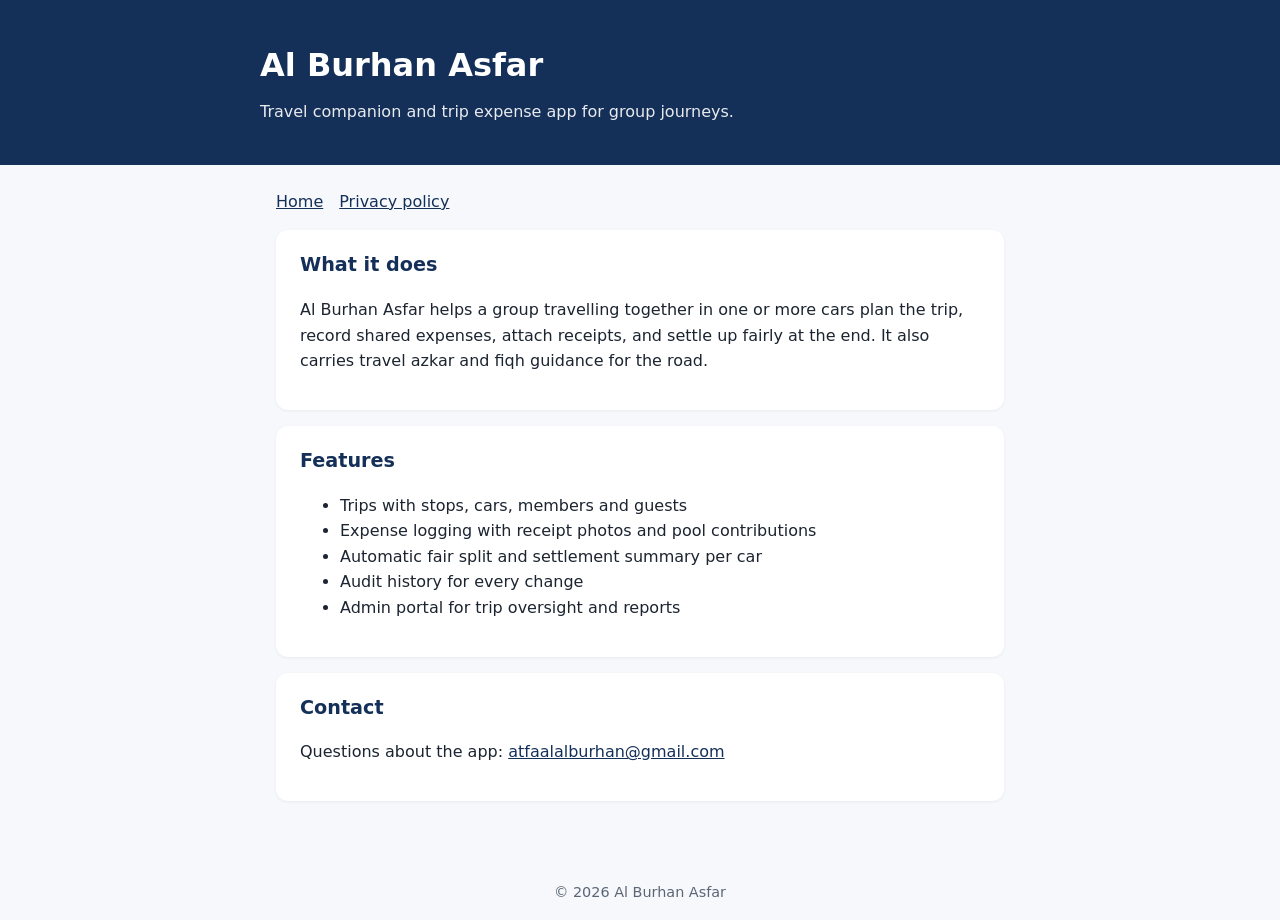
<file: index.html>
<!doctype html><html lang="en"><head><meta charset="utf-8"><meta name="viewport" content="width=device-width,initial-scale=1">
<title>Al Burhan Asfar</title><link rel="stylesheet" href="style.css"></head><body>
<header><div class="wrap"><h1>Al Burhan Asfar</h1><p>Travel companion and trip expense app for group journeys.</p></div></header>
<main>
<nav><a href="./">Home</a><a href="privacy.html">Privacy policy</a></nav>
<div class="card"><h2>What it does</h2><p>Al Burhan Asfar helps a group travelling together in one or more cars plan the trip, record shared expenses, attach receipts, and settle up fairly at the end. It also carries travel azkar and fiqh guidance for the road.</p></div>
<div class="card"><h2>Features</h2><ul><li>Trips with stops, cars, members and guests</li><li>Expense logging with receipt photos and pool contributions</li><li>Automatic fair split and settlement summary per car</li><li>Audit history for every change</li><li>Admin portal for trip oversight and reports</li></ul></div>
<div class="card"><h2>Contact</h2><p>Questions about the app: <a href="mailto:atfaalalburhan@gmail.com">atfaalalburhan@gmail.com</a></p></div>
</main><footer>&copy; 2026 Al Burhan Asfar</footer></body></html>
</file>
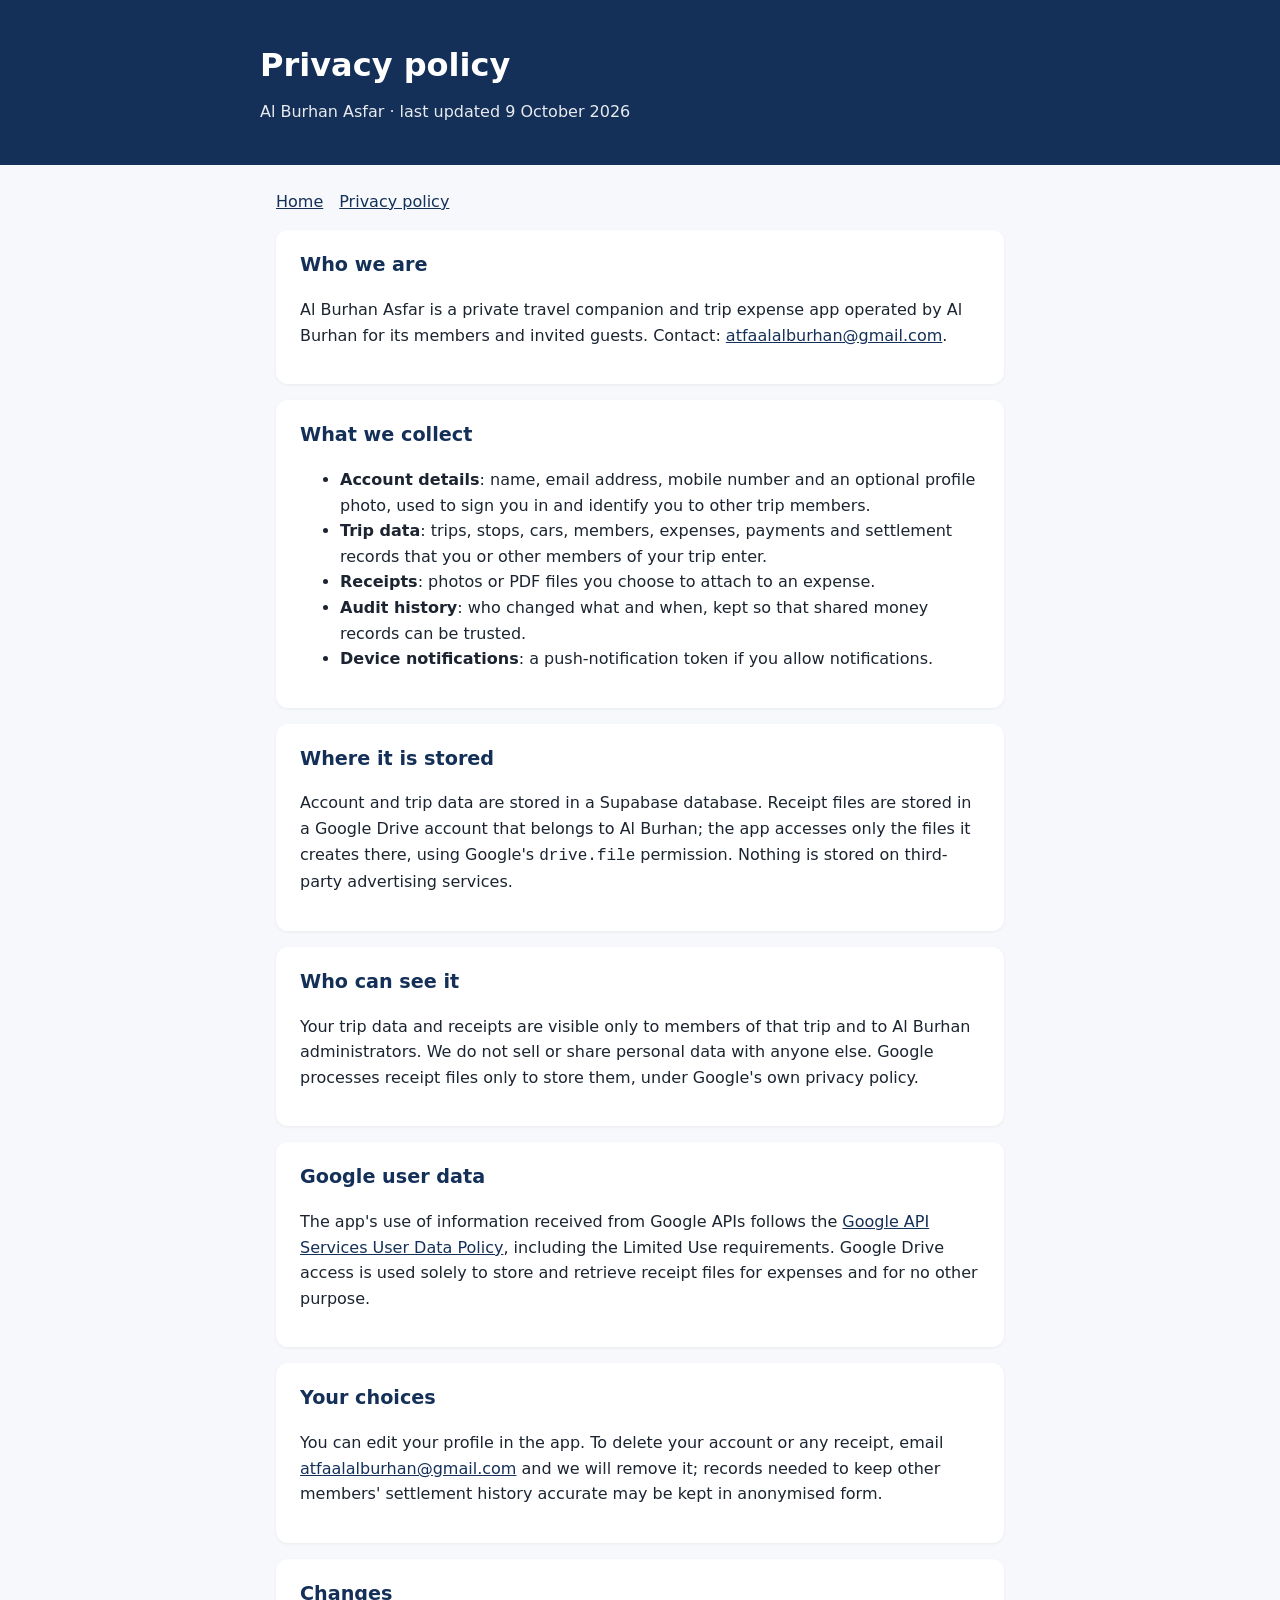
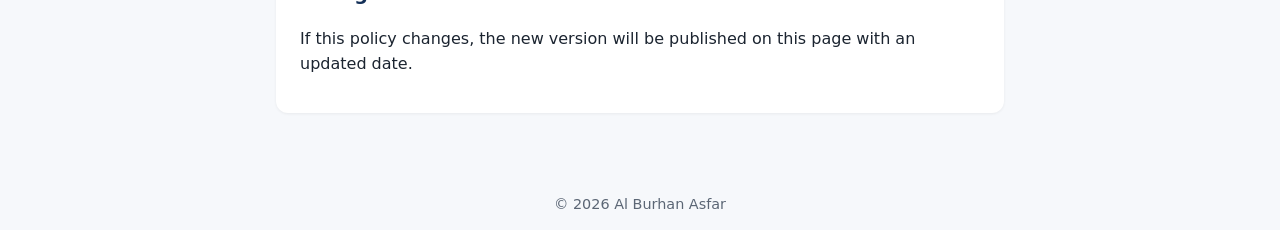
<file: privacy.html>
<!doctype html><html lang="en"><head><meta charset="utf-8"><meta name="viewport" content="width=device-width,initial-scale=1">
<title>Privacy Policy – Al Burhan Asfar</title><link rel="stylesheet" href="style.css"></head><body>
<header><div class="wrap"><h1>Privacy policy</h1><p>Al Burhan Asfar · last updated 9 October 2026</p></div></header>
<main>
<nav><a href="./">Home</a><a href="privacy.html">Privacy policy</a></nav>
<div class="card"><h2>Who we are</h2><p>Al Burhan Asfar is a private travel companion and trip expense app operated by Al Burhan for its members and invited guests. Contact: <a href="mailto:atfaalalburhan@gmail.com">atfaalalburhan@gmail.com</a>.</p></div>
<div class="card"><h2>What we collect</h2><ul>
<li><strong>Account details</strong>: name, email address, mobile number and an optional profile photo, used to sign you in and identify you to other trip members.</li>
<li><strong>Trip data</strong>: trips, stops, cars, members, expenses, payments and settlement records that you or other members of your trip enter.</li>
<li><strong>Receipts</strong>: photos or PDF files you choose to attach to an expense.</li>
<li><strong>Audit history</strong>: who changed what and when, kept so that shared money records can be trusted.</li>
<li><strong>Device notifications</strong>: a push-notification token if you allow notifications.</li></ul></div>
<div class="card"><h2>Where it is stored</h2><p>Account and trip data are stored in a Supabase database. Receipt files are stored in a Google Drive account that belongs to Al Burhan; the app accesses only the files it creates there, using Google's <code>drive.file</code> permission. Nothing is stored on third-party advertising services.</p></div>
<div class="card"><h2>Who can see it</h2><p>Your trip data and receipts are visible only to members of that trip and to Al Burhan administrators. We do not sell or share personal data with anyone else. Google processes receipt files only to store them, under Google's own privacy policy.</p></div>
<div class="card"><h2>Google user data</h2><p>The app's use of information received from Google APIs follows the <a href="https://developers.google.com/terms/api-services-user-data-policy">Google API Services User Data Policy</a>, including the Limited Use requirements. Google Drive access is used solely to store and retrieve receipt files for expenses and for no other purpose.</p></div>
<div class="card"><h2>Your choices</h2><p>You can edit your profile in the app. To delete your account or any receipt, email <a href="mailto:atfaalalburhan@gmail.com">atfaalalburhan@gmail.com</a> and we will remove it; records needed to keep other members' settlement history accurate may be kept in anonymised form.</p></div>
<div class="card"><h2>Changes</h2><p>If this policy changes, the new version will be published on this page with an updated date.</p></div>
</main><footer>&copy; 2026 Al Burhan Asfar</footer></body></html>
</file>
<file: style.css>
:root{--navy:#143058;--ink:#1b2430;--muted:#5b6675;--bg:#f6f8fb;--card:#fff}
*{box-sizing:border-box}body{margin:0;font:16px/1.6 system-ui,-apple-system,Segoe UI,Roboto,sans-serif;color:var(--ink);background:var(--bg)}
header{background:var(--navy);color:#fff;padding:40px 16px}header .wrap{max-width:760px;margin:0 auto}
h1{margin:0 0 8px;font-size:2rem}header p{margin:0;opacity:.9}main{max-width:760px;margin:0 auto;padding:24px 16px 48px}
.card{background:var(--card);border-radius:12px;padding:20px 24px;margin:16px 0;box-shadow:0 1px 3px rgba(0,0,0,.06)}
h2{margin:0 0 8px;font-size:1.2rem;color:var(--navy)}a{color:var(--navy)}footer{color:var(--muted);font-size:.9rem;text-align:center;padding:16px}
nav a{margin-right:16px}
</file>
